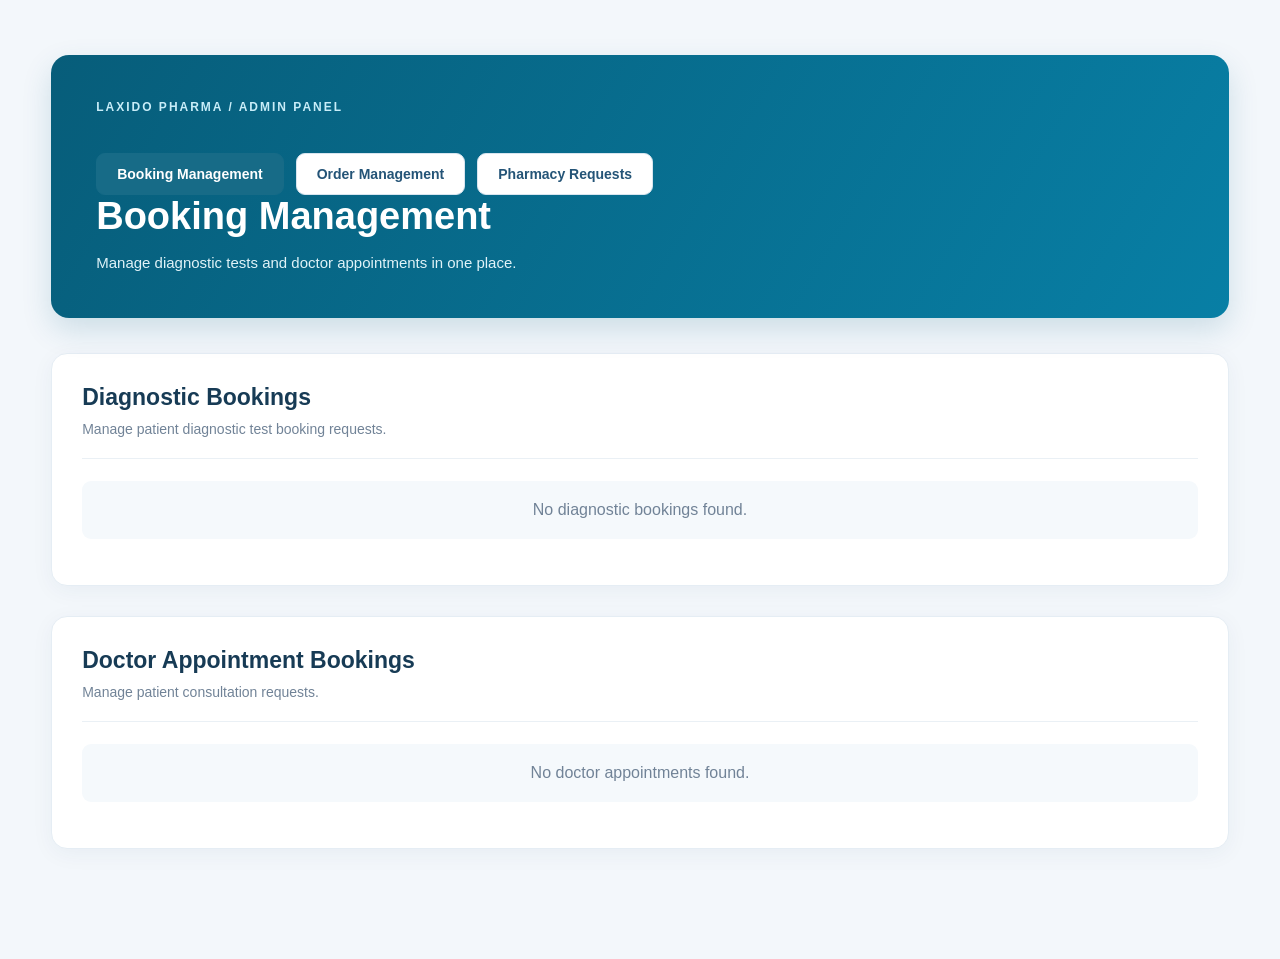
<file: pages/admin-bookings.html>
<!DOCTYPE html>
<html lang="en">
<head>
    <meta charset="UTF-8">
    <meta name="viewport" content="width=device-width, initial-scale=1.0">
    <title>Admin - Diagnostic Bookings | Laxido Pharma</title>
    <link rel="stylesheet" href="../css/admin-bookings.css">
</head>
<body>

    <main class="admin-bookings-page">
        <header class="admin-page-header">
            <span class="admin-eyebrow">LAXIDO PHARMA / ADMIN PANEL</span>
            <nav class="admin-navigation">
                <a href="admin-bookings.html" class="active">Booking Management</a>
                <a href="admin-orders.html">Order Management</a>
                <a href="admin-pharmacy.html">Pharmacy Requests</a>
            </nav>
            <h1>Booking Management</h1>
            <p>Manage diagnostic tests and doctor appointments in one place.</p>
        </header>

        <section class="admin-section admin-diagnostics">
            <div class="admin-section-heading">
                <h2>Diagnostic Bookings</h2>
                <p>Manage patient diagnostic test booking requests.</p>
            </div>
            <div id="adminBookingList">
                <p>Loading diagnostic bookings...</p>
            </div>
        </section>

        <section class="admin-section admin-appointments">
            <div class="admin-section-heading">
                <h2>Doctor Appointment Bookings</h2>
                <p>Manage patient consultation requests.</p>
            </div>
            <div id="adminAppointmentList">
                <p>Loading appointments...</p>
            </div>
        </section>
    </main>

    <script src="../js/admin-bookings.js"></script>
</body>
</html>
</file>
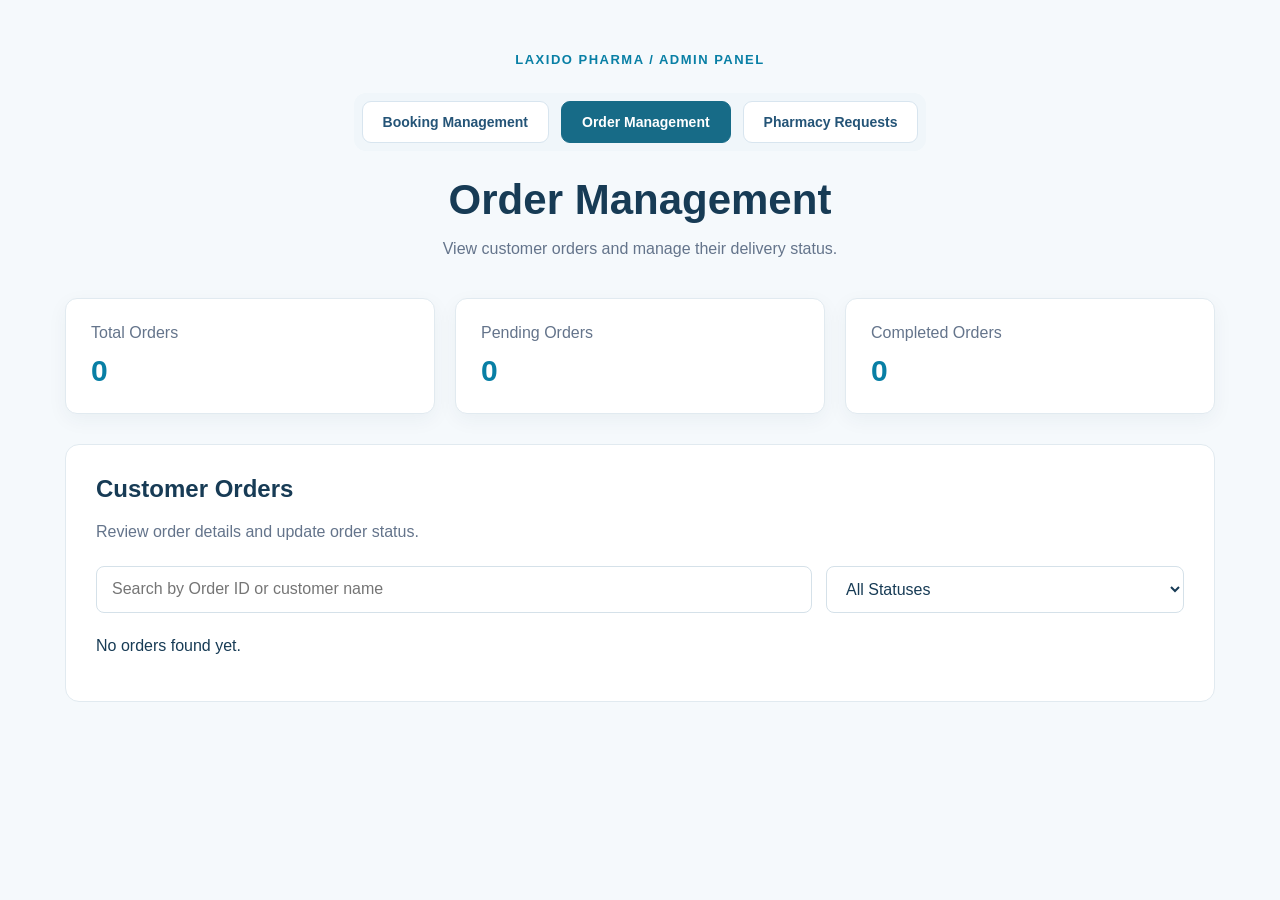
<file: pages/admin-orders.html>
<!DOCTYPE html>
<html lang="en">
<head>
    <meta charset="UTF-8">
    <meta name="viewport" content="width=device-width, initial-scale=1.0">
    <title>Admin Orders | Laxido Pharma</title>
    <link rel="stylesheet" href="../css/admin-orders.css">
</head>
<body>

<main class="admin-orders-page">
    <header class="admin-orders-header">
        <span>LAXIDO PHARMA / ADMIN PANEL</span>
        <nav class="admin-navigation">
            <a href="admin-bookings.html">Booking Management</a>
            <a href="admin-orders.html" class="active">Order Management</a>
            <a href="admin-pharmacy.html">Pharmacy Requests</a>
        </nav>
        <h1>Order Management</h1>
        <p>View customer orders and manage their delivery status.</p>
    </header>

    <section class="orders-overview">
        <article class="order-stat">
            <span>Total Orders</span>
            <strong id="totalOrders">0</strong>
        </article>
        <article class="order-stat">
            <span>Pending Orders</span>
            <strong id="pendingOrders">0</strong>
        </article>
        <article class="order-stat">
            <span>Completed Orders</span>
            <strong id="completedOrders">0</strong>
        </article>
    </section>

    <section class="admin-orders-list">
        <div class="orders-list-heading">
            <h2>Customer Orders</h2>
            <p>Review order details and update order status.</p>
        </div>

        <div class="orders-filters">
            <input
                type="search"
                id="orderSearch"
                placeholder="Search by Order ID or customer name"
            >

            <select id="orderStatusFilter">
                <option value="all">All Statuses</option>
                <option value="Placed">Placed</option>
                <option value="Pending">Pending</option>
                <option value="Confirmed">Confirmed</option>
                <option value="Delivered">Delivered</option>
                <option value="Cancelled">Cancelled</option>
            </select>
        </div>

        <div id="adminOrdersList">
            <p>Loading orders...</p>
        </div>
    </section>
</main>

<script src="../js/admin-orders.js"></script>
</body>
</html>
</file>
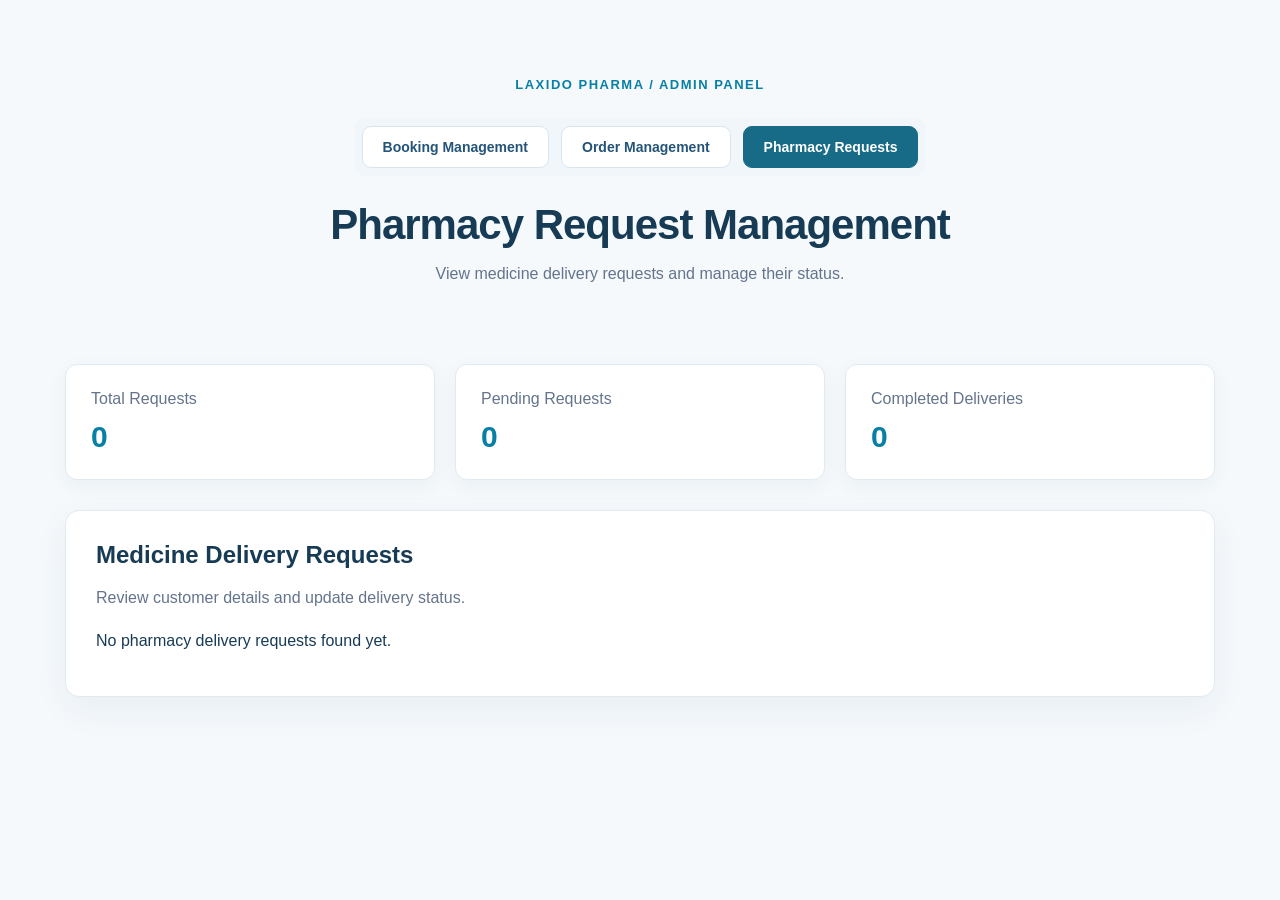
<file: pages/admin-pharmacy.html>
<!DOCTYPE html>
<html lang="en">
<head>
    <meta charset="UTF-8">
    <meta name="viewport" content="width=device-width, initial-scale=1.0">
    <title>Pharmacy Requests | Laxido Pharma</title>
    <link rel="stylesheet" href="../css/admin-orders.css">
    <link rel="stylesheet" href="../css/admin-pharmacy.css">
</head>
<body>

<main class="admin-orders-page">
    <header class="admin-orders-header">
        <span>LAXIDO PHARMA / ADMIN PANEL</span>
        <nav class="admin-navigation">
            <a href="admin-bookings.html">Booking Management</a>
            <a href="admin-orders.html">Order Management</a>
            <a href="admin-pharmacy.html" class="active">Pharmacy Requests</a>
        </nav>
        <h1>Pharmacy Request Management</h1>
        <p>View medicine delivery requests and manage their status.</p>
    </header>

    <section class="orders-overview">
        <article class="order-stat">
            <span>Total Requests</span>
            <strong id="totalRequests">0</strong>
        </article>
        <article class="order-stat">
            <span>Pending Requests</span>
            <strong id="pendingRequests">0</strong>
        </article>
        <article class="order-stat">
            <span>Completed Deliveries</span>
            <strong id="completedRequests">0</strong>
        </article>
    </section>

    <section class="admin-orders-list">
        <div class="orders-list-heading">
            <h2>Medicine Delivery Requests</h2>
            <p>Review customer details and update delivery status.</p>
        </div>

        <div id="adminPharmacyList">
            <p>Loading pharmacy requests...</p>
        </div>
    </section>
</main>

<script src="../js/admin-pharmacy.js"></script>
</body>
</html>
</file>
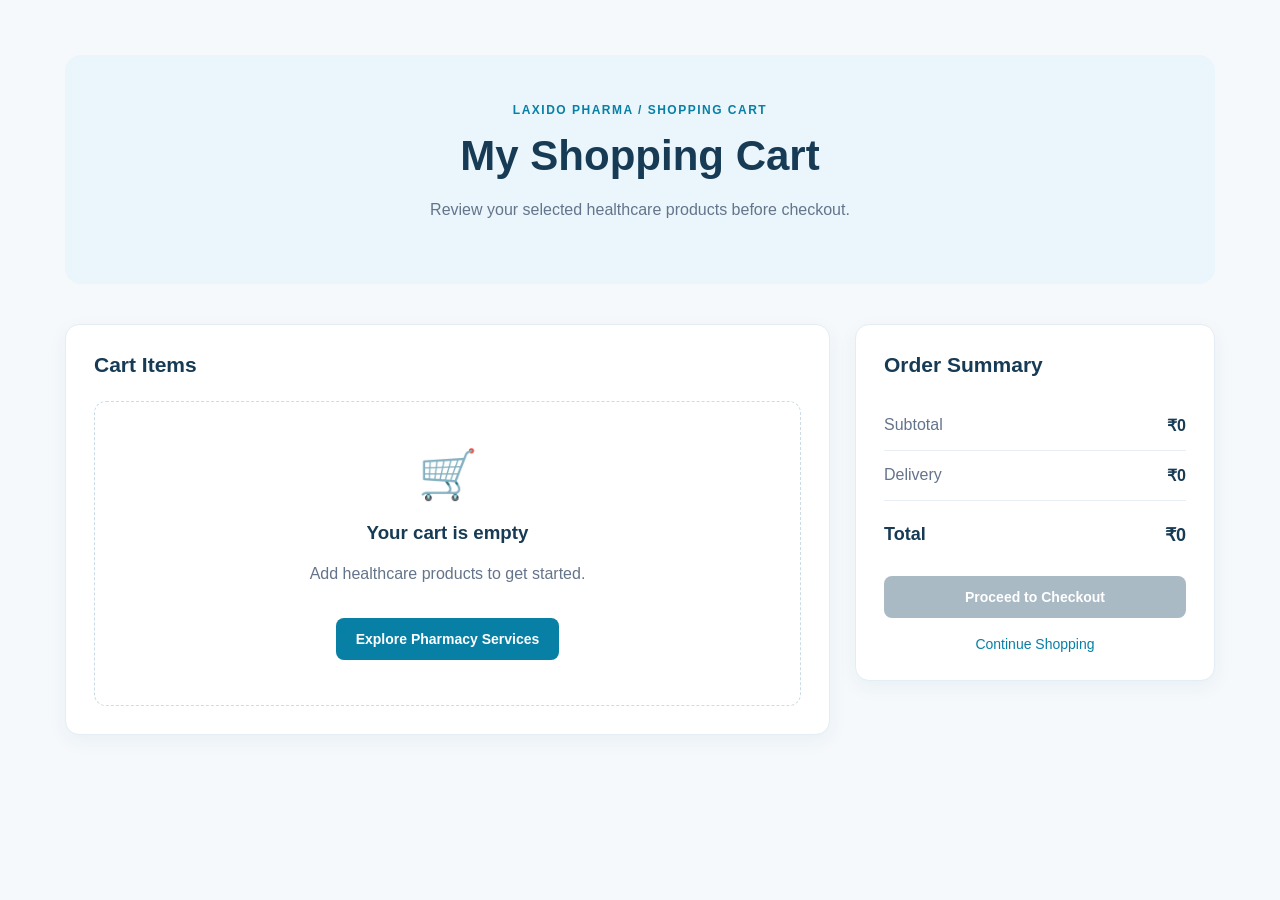
<file: pages/cart.html>
<!DOCTYPE html>
<html lang="en">
<head>
    <meta charset="UTF-8">
    <meta name="viewport" content="width=device-width, initial-scale=1.0">
    <title>My Cart | Laxido Pharmaceuticals</title>
    <link rel="stylesheet" href="../css/cart.css">
</head>
<body>

<main class="cart-page">

    <header class="cart-header">
        <span>LAXIDO PHARMA / SHOPPING CART</span>
        <h1>My Shopping Cart</h1>
        <p>Review your selected healthcare products before checkout.</p>
    </header>

    <div class="cart-layout">

        <section class="cart-items-section">
            <h2>Cart Items</h2>
            <div id="cartItems">
                <div class="empty-cart">
                    <div class="empty-cart-icon">🛒</div>
                    <h3>Your cart is empty</h3>
                    <p>Add healthcare products to get started.</p>
                    <a href="pharmacy-delivery.html">Explore Pharmacy Services</a>
                </div>
            </div>
        </section>

        <aside class="cart-summary">
            <h2>Order Summary</h2>

            <div class="summary-row">
                <span>Subtotal</span>
                <strong id="cartSubtotal">₹0</strong>
            </div>

            <div class="summary-row">
                <span>Delivery</span>
                <strong id="cartDelivery">₹0</strong>
            </div>

            <div class="summary-total">
                <span>Total</span>
                <strong id="cartTotal">₹0</strong>
            </div>

            <button id="checkoutButton" disabled>Proceed to Checkout</button>

            <a class="continue-shopping" href="pharmacy-delivery.html">
                Continue Shopping
            </a>
        </aside>

    </div>

</main>

<script src="../js/cart.js"></script>
</body>
</html>
</file>
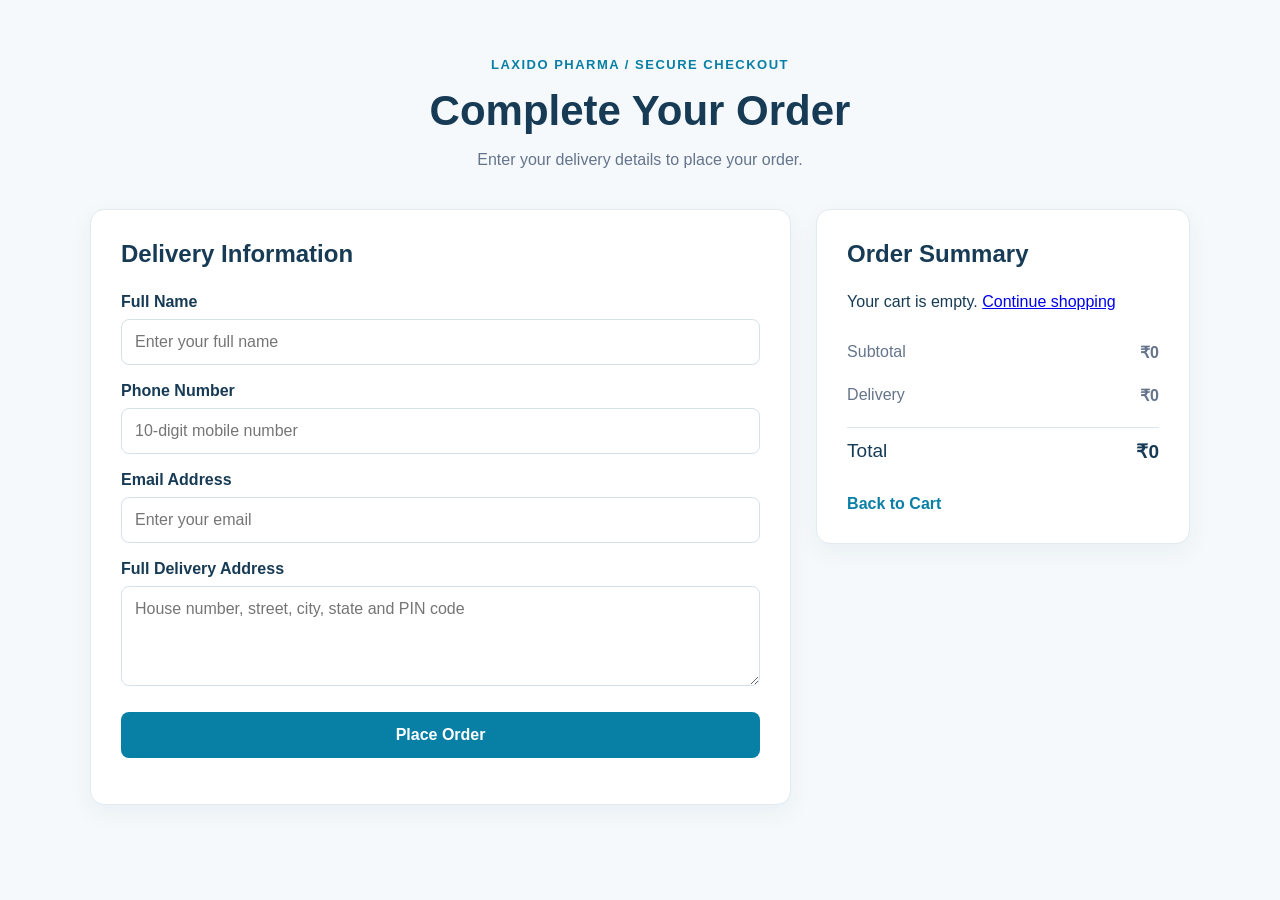
<file: pages/checkout.html>
<!DOCTYPE html>
<html lang="en">
<head>
    <meta charset="UTF-8">
    <meta name="viewport" content="width=device-width, initial-scale=1.0">
    <title>Checkout | Laxido Pharma</title>
    <link rel="stylesheet" href="../css/checkout.css">
</head>
<body>

<main class="checkout-page">
    <header class="checkout-header">
        <span>LAXIDO PHARMA / SECURE CHECKOUT</span>
        <h1>Complete Your Order</h1>
        <p>Enter your delivery details to place your order.</p>
    </header>

    <div class="checkout-layout">
        <section class="checkout-form-section">
            <h2>Delivery Information</h2>

            <form id="checkoutForm">
                <label for="customerName">Full Name</label>
                <input type="text" id="customerName" required placeholder="Enter your full name">

                <label for="customerPhone">Phone Number</label>
                <input type="tel" id="customerPhone" pattern="[0-9]{10}" maxlength="10" required placeholder="10-digit mobile number">

                <label for="customerEmail">Email Address</label>
                <input type="email" id="customerEmail" required placeholder="Enter your email">

                <label for="customerAddress">Full Delivery Address</label>
                <textarea id="customerAddress" rows="4" required placeholder="House number, street, city, state and PIN code"></textarea>

                <button type="submit">Place Order</button>
                <p id="checkoutMessage" role="status"></p>
            </form>
        </section>

        <aside class="checkout-summary">
            <h2>Order Summary</h2>
            <div id="checkoutItems"></div>

            <div class="checkout-total-row">
                <span>Subtotal</span>
                <strong id="checkoutSubtotal">₹0</strong>
            </div>
            <div class="checkout-total-row">
                <span>Delivery</span>
                <strong>₹0</strong>
            </div>
            <div class="checkout-total-row grand-total">
                <span>Total</span>
                <strong id="checkoutTotal">₹0</strong>
            </div>

            <a href="cart.html">Back to Cart</a>
        </aside>
    </div>
</main>

<script src="../js/checkout.js"></script>
</body>
</html>
</file>
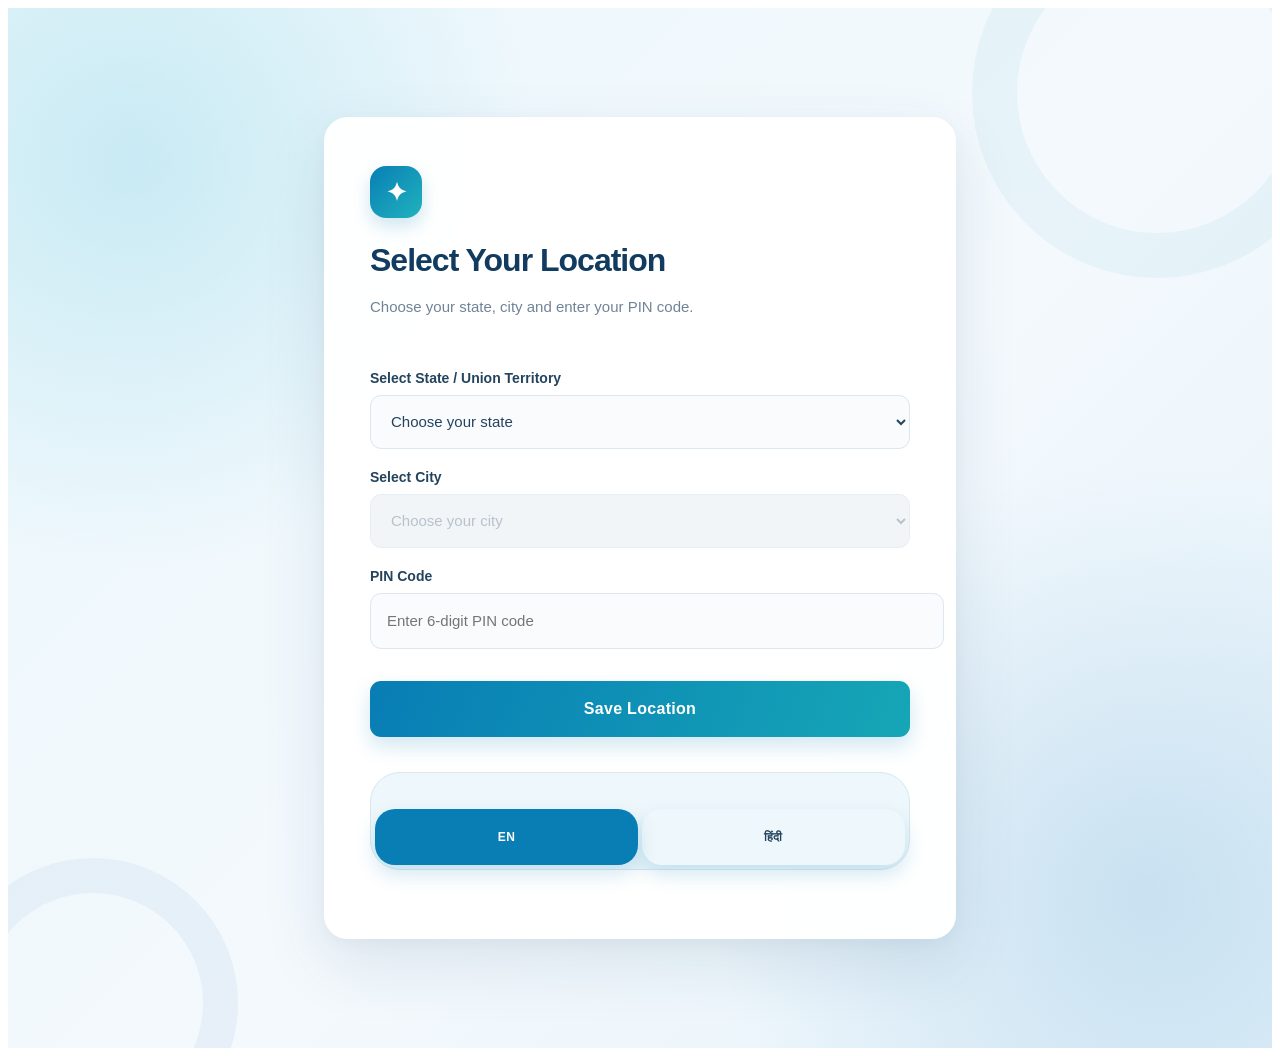
<file: pages/location.html>
<!DOCTYPE html>
<html lang="en">

<head>
    <meta charset="UTF-8">
    <meta name="viewport" content="width=device-width, initial-scale=1.0">
    <title>Select Location | Laxido Pharmaceuticals</title>
    <link rel="stylesheet" href="../css/custom.css">
</head>

<body>

    <main class="location-page">
        <div class="location-card">

            <h1>Select Your Location</h1>
            <p>Choose your state, city and enter your PIN code.</p>

            <form id="locationForm">

                <label for="state">Select State / Union Territory</label>

                <select id="state" name="state" required disabled>
                    <option value="">Loading states...</option>
                </select>

                <label for="city">Select City</label>

                <select id="city" name="city" required disabled>
                    <option value="">Choose your city</option>
                </select>

                <label for="pincode">PIN Code</label>

                <input
                    type="text"
                    id="pincode"
                    name="pincode"
                    placeholder="Enter 6-digit PIN code"
                    maxlength="6"
                    inputmode="numeric"
                    pattern="[0-9]{6}"
                    required
                >

                <button type="submit">Save Location</button>

                <p id="locationMessage" role="status"></p>

            </form>
        </div>
    </main>

    <script src="../js/custom.js"></script>

</body>
</html>
</file>
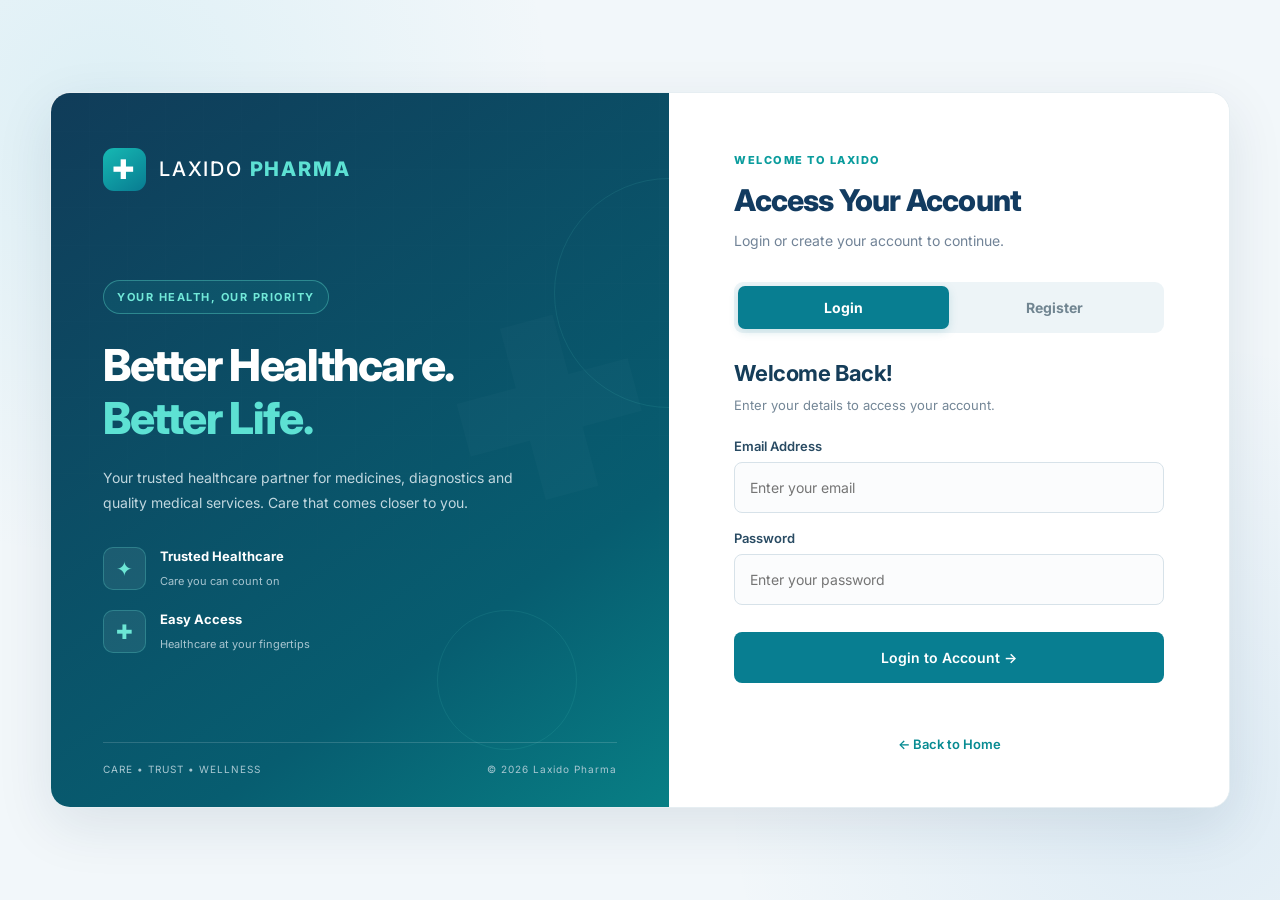
<file: pages/login.html>
<!DOCTYPE html>
<html lang="en">
<head>
    <meta charset="UTF-8">
    <meta name="viewport" content="width=device-width, initial-scale=1.0">
    <title>Login / Register | Laxido Pharma</title>
    <link rel="stylesheet" href="../css/login.css">
</head>
<body>

<main class="auth-page">

    <section class="auth-layout">

        <!-- LEFT BRANDING PANEL -->
        <aside class="auth-visual">

            <div class="visual-brand">
                <div class="brand-symbol">✚</div>
                <span>LAXIDO <strong>PHARMA</strong></span>
            </div>

            <div class="visual-content">
                <span class="visual-tag">YOUR HEALTH, OUR PRIORITY</span>

                <h1>
                    Better Healthcare.
                    <span>Better Life.</span>
                </h1>

                <p>
                    Your trusted healthcare partner for medicines,
                    diagnostics and quality medical services.
                    Care that comes closer to you.
                </p>

                <div class="visual-features">
                    <div class="visual-feature">
                        <span>✦</span>
                        <div>
                            <strong>Trusted Healthcare</strong>
                            <small>Care you can count on</small>
                        </div>
                    </div>

                    <div class="visual-feature">
                        <span>✚</span>
                        <div>
                            <strong>Easy Access</strong>
                            <small>Healthcare at your fingertips</small>
                        </div>
                    </div>
                </div>
            </div>

            <div class="visual-footer">
                <span>CARE • TRUST • WELLNESS</span>
                <span>© 2026 Laxido Pharma</span>
            </div>

            <div class="visual-orb orb-one"></div>
            <div class="visual-orb orb-two"></div>

        </aside>

        <!-- RIGHT LOGIN PANEL -->
        <section class="auth-card">

            <div class="auth-heading">
                <span class="form-tag">WELCOME TO LAXIDO</span>
                <h2>Access Your Account</h2>
                <p>Login or create your account to continue.</p>
            </div>

            <div class="auth-tabs">
                <button type="button" class="auth-tab active" id="loginTab">
                    Login
                </button>
                <button type="button" class="auth-tab" id="registerTab">
                    Register
                </button>
            </div>

            <form id="loginForm" class="auth-form">
                <h3>Welcome Back!</h3>
                <p>Enter your details to access your account.</p>

                <label>Email Address</label>
                <input type="email" id="loginEmail"
                    placeholder="Enter your email" required>

                <label>Password</label>
                <input type="password" id="loginPassword"
                    placeholder="Enter your password" required>

                <button type="submit" class="auth-submit">
                    Login to Account →
                </button>
            </form>

            <form id="registerForm" class="auth-form hidden">
                <h3>Create Your Account</h3>
                <p>Join Laxido Pharma for better healthcare access.</p>

                <label>Full Name</label>
                <input type="text" id="registerName"
                    placeholder="Enter your full name" required>

                <label>Email Address</label>
                <input type="email" id="registerEmail"
                    placeholder="Enter your email" required>

                <label>Phone Number</label>
                <input type="tel" id="registerPhone"
                    placeholder="Enter 10-digit phone number"
                    pattern="[0-9]{10}" required>

                <label>Password</label>
                <input type="password" id="registerPassword"
                    placeholder="Create a password"
                    minlength="6" required>

                <button type="submit" class="auth-submit">
                    Create Account →
                </button>
            </form>

            <p id="authMessage" role="status"></p>

            <a href="../index.html" class="back-home">
                ← Back to Home
            </a>

        </section>

    </section>

</main>

<script src="../js/login.js"></script>
</body>
</html>
</file>
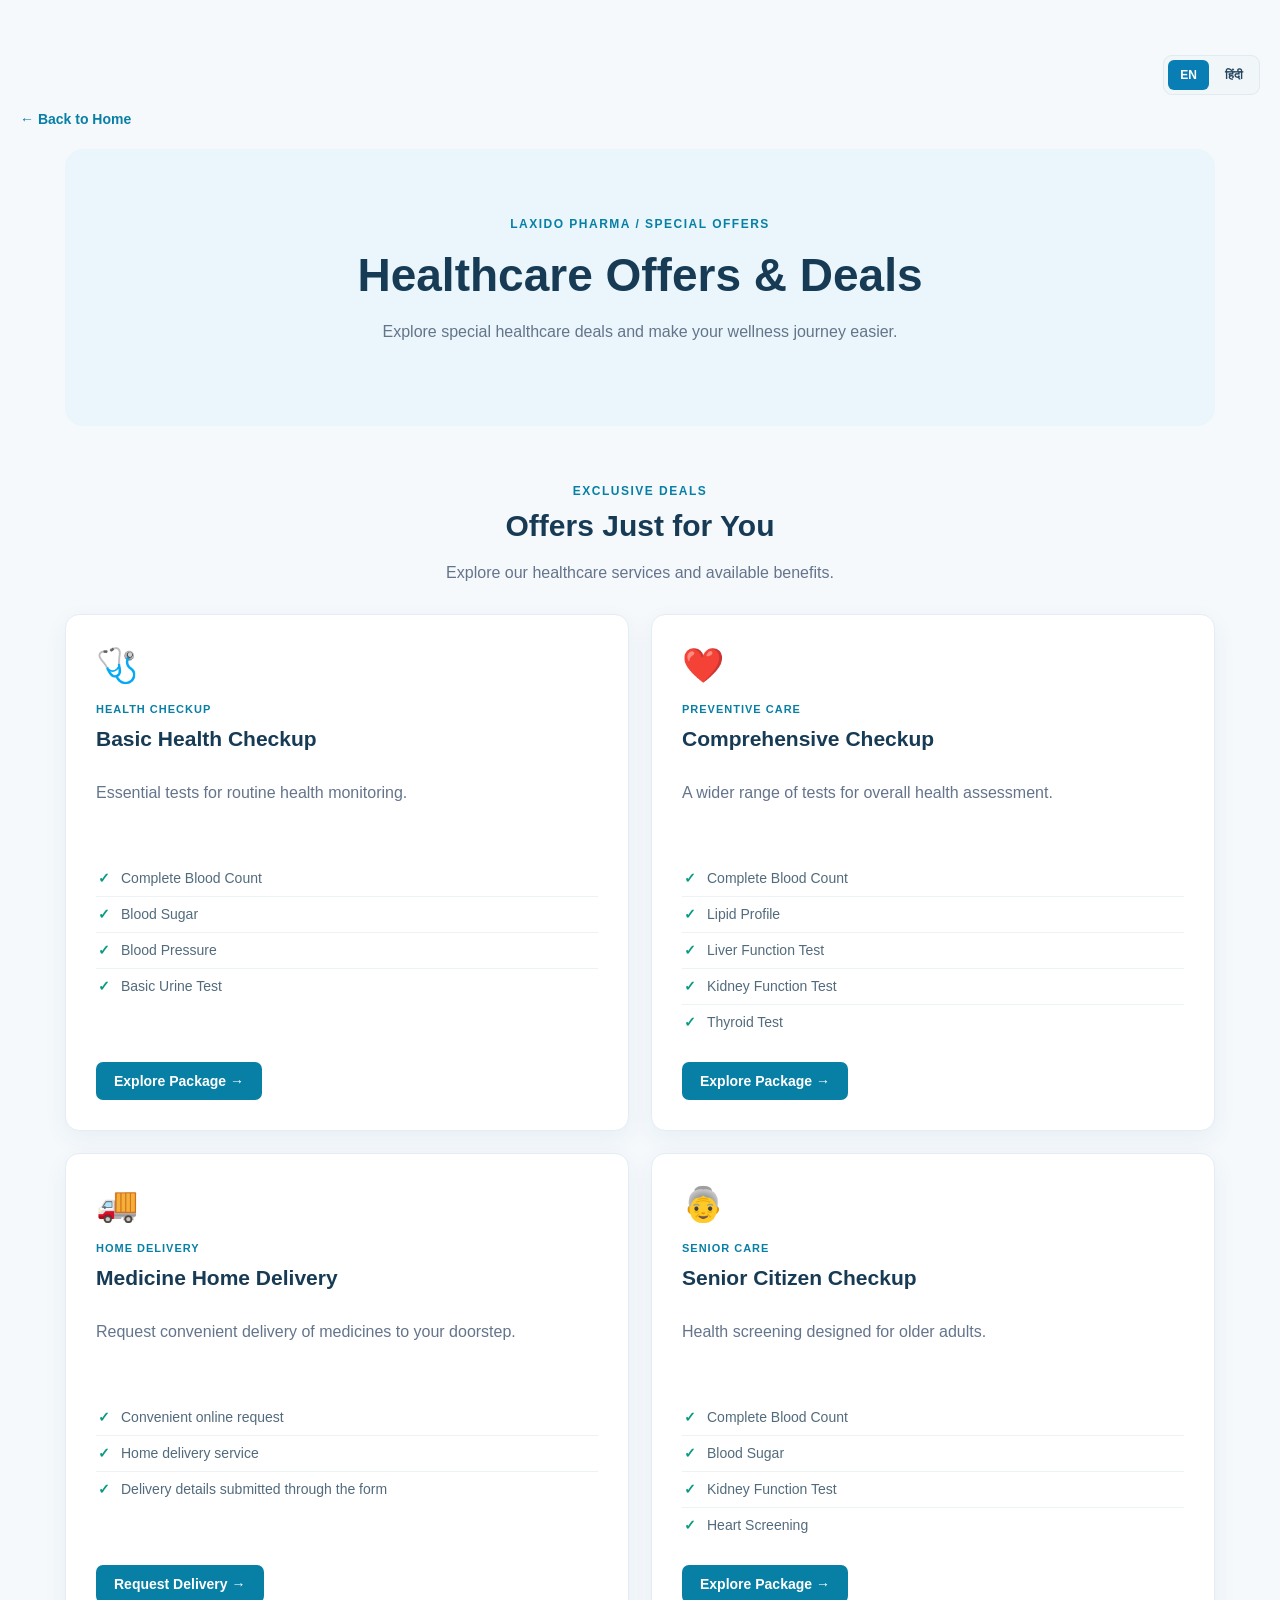
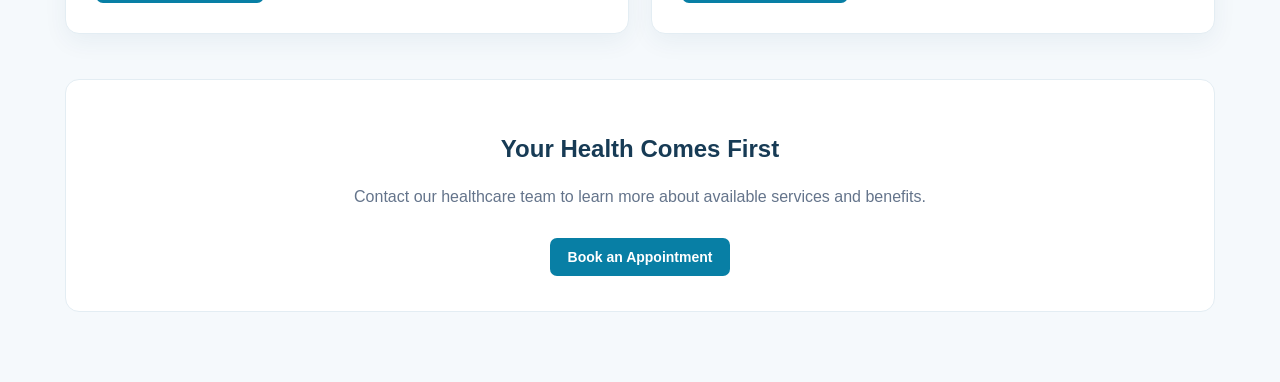
<file: pages/offers.html>
<!DOCTYPE html>
<html lang="en">
<head>
    <meta charset="UTF-8">
    <meta name="viewport" content="width=device-width, initial-scale=1.0">
    <title>Special Offers | Laxido Pharmaceuticals</title>
    <link rel="stylesheet" href="../css/offers.css">
</head>
<body>

    <main class="offers-page">
        <div class="offers-language-host nav-right-content"></div>
        <a href="../index.html" class="offers-home-link">← Back to Home</a>

        <section class="offers-hero">
            <span class="offers-eyebrow">LAXIDO PHARMA / SPECIAL OFFERS</span>
            <h1>Healthcare Offers & Deals</h1>
            <p>Explore special healthcare deals and make your wellness journey easier.</p>
        </section>

        <section class="offers-section">
            <div class="section-heading">
                <span>EXCLUSIVE DEALS</span>
                <h2>Offers Just for You</h2>
                <p>Explore our healthcare services and available benefits.</p>
            </div>

            <div class="offers-grid">

                <article class="offer-card">
                    <div class="offer-icon">🩺</div>
                    <span class="offer-tag">HEALTH CHECKUP</span>
                    <h3>Basic Health Checkup</h3>
                    <p>Essential tests for routine health monitoring.</p>
                    <ul><li>Complete Blood Count</li><li>Blood Sugar</li><li>Blood Pressure</li><li>Basic Urine Test</li></ul>
                    <a href="health-packages.html">Explore Package →</a>
                </article>

                <article class="offer-card">
                    <div class="offer-icon">❤️</div>
                    <span class="offer-tag">PREVENTIVE CARE</span>
                    <h3>Comprehensive Checkup</h3>
                    <p>A wider range of tests for overall health assessment.</p>
                    <ul><li>Complete Blood Count</li><li>Lipid Profile</li><li>Liver Function Test</li><li>Kidney Function Test</li><li>Thyroid Test</li></ul>
                    <a href="health-packages.html">Explore Package →</a>
                </article>

                <article class="offer-card">
                    <div class="offer-icon">🚚</div>
                    <span class="offer-tag">HOME DELIVERY</span>
                    <h3>Medicine Home Delivery</h3>
                    <p>Request convenient delivery of medicines to your doorstep.</p>
                    <ul><li>Convenient online request</li><li>Home delivery service</li><li>Delivery details submitted through the form</li></ul>
                    <a href="pharmacy-delivery.html">Request Delivery →</a>
                </article>

                <article class="offer-card">
                    <div class="offer-icon">👵</div>
                    <span class="offer-tag">SENIOR CARE</span>
                    <h3>Senior Citizen Checkup</h3>
                    <p>Health screening designed for older adults.</p>
                    <ul><li>Complete Blood Count</li><li>Blood Sugar</li><li>Kidney Function Test</li><li>Heart Screening</li></ul>
                    <a href="health-packages.html">Explore Package →</a>
                </article>

            </div>
        </section>

        <section class="offers-note">
            <h2>Your Health Comes First</h2>
            <p>Contact our healthcare team to learn more about available services and benefits.</p>
            <a href="doctors.html#appointment">Book an Appointment</a>
        </section>

    </main>

    <script src="../js/custom.js"></script>
</body>
</html>
</file>
<file: css/admin-bookings.css>
/* ===== LAXIDO ADMIN BOOKING DASHBOARD ===== */

* {
    box-sizing: border-box;
}

body {
    margin: 0;
    font-family: 'Inter', 'Segoe UI', Arial, sans-serif;
    background: #f3f7fb;
    color: #173b55;
}

.admin-bookings-page {
    width: min(1180px, 92%);
    margin: 0 auto;
    padding: 55px 0 80px;
}

/* Header */
.admin-page-header {
    position: relative;
    overflow: hidden;
    padding: 42px 45px;
    margin-bottom: 35px;
    border-radius: 18px;
    background: linear-gradient(120deg, #075d7a, #087fa5);
    color: #ffffff;
    box-shadow: 0 12px 30px rgba(7, 93, 122, .16);
}

.admin-eyebrow {
    display: inline-block;
    margin-bottom: 15px;
    font-size: 12px;
    font-weight: 700;
    letter-spacing: 2px;
    color: #c8edf8;
}

.admin-page-header h1 {
    margin: 0 0 12px;
    font-size: clamp(28px, 4vw, 38px);
    font-weight: 750;
}

.admin-page-header p {
    margin: 0;
    color: #e0f3f8;
    font-size: 15px;
    line-height: 1.7;
}

/* Booking sections */
.admin-section {
    margin-bottom: 30px;
    padding: 30px;
    border: 1px solid #e5edf4;
    border-radius: 16px;
    background: #ffffff;
    box-shadow: 0 5px 22px rgba(25, 65, 95, .05);
}

.admin-section-heading {
    margin-bottom: 22px;
    padding-bottom: 18px;
    border-bottom: 1px solid #eaf0f5;
}

.admin-section-heading h2 {
    margin: 0 0 7px;
    color: #173b55;
    font-size: 23px;
    font-weight: 700;
}

.admin-section-heading p {
    margin: 0;
    color: #718397;
    font-size: 14px;
    line-height: 1.6;
}

/* Individual booking cards */
.diagnostic-test-card {
    margin: 0 0 16px;
    padding: 23px 25px;
    border: 1px solid #e5edf4;
    border-left: 4px solid #087fa5;
    border-radius: 12px;
    background: #fbfdff;
    transition: transform .25s ease, box-shadow .25s ease;
    animation: adminCardEnter .5s ease both;
}

.diagnostic-test-card:hover {
    transform: translateY(-3px);
    box-shadow: 0 10px 25px rgba(23, 59, 85, .09);
}

.diagnostic-test-card h3 {
    margin: 0 0 17px;
    color: #087fa5;
    font-size: 19px;
    font-weight: 700;
}

.diagnostic-test-card p {
    display: inline-block;
    margin: 5px 22px 8px 0;
    color: #536b7e;
    font-size: 14px;
    line-height: 1.7;
    overflow-wrap: anywhere;
}

.diagnostic-test-card p:last-of-type {
    font-weight: 700;
    color: #173b55;
}

/* Action buttons */
.appointment-confirm-btn,
.appointment-cancel-btn {
    min-width: 105px;
    padding: 11px 18px;
    margin: 12px 9px 0 0;
    border: 1px solid transparent;
    border-radius: 8px;
    font-size: 14px;
    font-weight: 700;
    cursor: pointer;
    transition: all .25s ease;
}

.appointment-confirm-btn {
    background: #087fa5;
    color: #ffffff;
}

.appointment-confirm-btn:hover {
    background: #075d7a;
    box-shadow: 0 5px 14px rgba(8, 127, 165, .22);
    transform: translateY(-2px);
}

.appointment-cancel-btn {
    background: #fff0f0;
    color: #c62828;
    border-color: #ffd5d5;
}

.appointment-cancel-btn:hover {
    background: #c62828;
    color: #ffffff;
    transform: translateY(-2px);
}

.appointment-confirm-btn:disabled,
.appointment-cancel-btn:disabled {
    opacity: .55;
    cursor: not-allowed;
    transform: none;
    box-shadow: none;
}

/* Empty and loading messages */
.admin-section #adminBookingList > p,
.admin-section #adminAppointmentList > p {
    padding: 20px;
    border-radius: 9px;
    background: #f5f9fc;
    color: #718397;
    text-align: center;
}

/* Entrance animation */
@keyframes adminCardEnter {
    from {
        opacity: 0;
        transform: translateY(15px);
    }
    to {
        opacity: 1;
        transform: translateY(0);
    }
}

/* Responsive design */
@media (max-width: 650px) {
    .admin-bookings-page {
        width: 94%;
        padding: 25px 0 45px;
    }

    .admin-page-header {
        padding: 30px 23px;
        border-radius: 13px;
    }

    .admin-section {
        padding: 20px 15px;
        border-radius: 12px;
    }

    .admin-section-heading h2 {
        font-size: 20px;
    }

    .diagnostic-test-card {
        padding: 19px 16px;
    }

    .diagnostic-test-card p {
        display: block;
        margin: 7px 0;
    }

    .appointment-confirm-btn,
    .appointment-cancel-btn {
        min-width: 95px;
        padding: 10px 14px;
    }
}

@media (prefers-reduced-motion: reduce) {
    *,
    *::before,
    *::after {
        animation-duration: .01ms !important;
        transition-duration: .01ms !important;
    }
}

/* Booking details: vertical layout */
.diagnostic-test-card p {
    display: block;
    width: 100%;
    margin: 9px 0;
    line-height: 1.7;
    text-align: left;
}


/* Admin Navigation */
.admin-navigation {
    display: flex;
    flex-wrap: wrap;
    gap: 12px;
    margin-top: 24px;
}

.admin-navigation a {
    display: inline-block;
    padding: 12px 20px;
    border: 1px solid #d8e5ef;
    border-radius: 9px;
    background: #ffffff;
    color: #245477;
    text-decoration: none;
    font-size: 14px;
    font-weight: 600;
    transition: all 0.25s ease;
}

.admin-navigation a:hover,
.admin-navigation a.active {
    background: #176b87;
    color: #ffffff;
    border-color: #176b87;
}

@media (max-width: 600px) {
    .admin-navigation {
        gap: 8px;
    }

    .admin-navigation a {
        padding: 10px 13px;
        font-size: 12px;
    }
}
</file>
<file: css/admin-orders.css>
* {
    box-sizing: border-box;
}

body {
    margin: 0;
    font-family: Inter, Arial, sans-serif;
    background: #f5f9fc;
    color: #173b55;
}

.admin-orders-page {
    max-width: 1200px;
    margin: auto;
    padding: 50px 25px;
}

.admin-orders-header {
    text-align: center;
    margin-bottom: 40px;
}

.admin-orders-header span {
    color: #087fa5;
    font-size: 13px;
    font-weight: 700;
    letter-spacing: 1.5px;
}

.admin-orders-header h1 {
    font-size: clamp(30px, 5vw, 42px);
    margin: 14px 0;
}

.admin-orders-header p,
.orders-list-heading p {
    color: #64748b;
}

.orders-overview {
    display: grid;
    grid-template-columns: repeat(3, 1fr);
    gap: 20px;
    margin-bottom: 30px;
}

.order-stat {
    background: white;
    border: 1px solid #e1eaf0;
    border-radius: 12px;
    padding: 25px;
    box-shadow: 0 6px 20px rgba(23, 59, 85, .05);
}

.order-stat span {
    display: block;
    color: #64748b;
    margin-bottom: 12px;
}

.order-stat strong {
    font-size: 30px;
    color: #087fa5;
}

.admin-orders-list {
    background: white;
    border: 1px solid #e1eaf0;
    border-radius: 14px;
    padding: 30px;
}

.orders-list-heading {
    margin-bottom: 25px;
}

.orders-list-heading h2 {
    margin-top: 0;
}

.admin-order-card {
    border: 1px solid #e1eaf0;
    border-radius: 12px;
    padding: 22px;
    margin-bottom: 20px;
}

.admin-order-card h3 {
    margin-top: 0;
    color: #087fa5;
}

.admin-order-details {
    display: grid;
    grid-template-columns: repeat(2, minmax(0, 1fr));
    gap: 12px;
    margin: 18px 0;
}

.admin-order-details p {
    margin: 0;
    color: #475569;
    line-height: 1.6;
    overflow-wrap: anywhere;
}

.admin-order-items {
    background: #f5f9fc;
    padding: 15px;
    border-radius: 8px;
    margin: 15px 0;
}

.admin-order-total {
    font-size: 20px;
    font-weight: 700;
    color: #087fa5;
}

.admin-order-actions {
    display: flex;
    align-items: center;
    gap: 12px;
    flex-wrap: wrap;
    margin-top: 18px;
}

.admin-order-actions select {
    padding: 10px 12px;
    border: 1px solid #d5e1e9;
    border-radius: 7px;
    font: inherit;
}

.admin-order-actions button {
    padding: 10px 18px;
    background: #087fa5;
    color: white;
    border: none;
    border-radius: 7px;
    cursor: pointer;
    font-weight: 600;
}

.admin-order-actions button:hover {
    background: #075d7a;
}

@media (max-width: 700px) {
    .orders-overview {
        grid-template-columns: 1fr;
    }

    .admin-order-details {
        grid-template-columns: 1fr;
    }

    .admin-orders-page {
        padding: 30px 15px;
    }

    .admin-orders-list {
        padding: 20px;
    }
}


/* Admin Navigation */
.admin-navigation {
    display: flex;
    flex-wrap: wrap;
    gap: 12px;
    margin-top: 24px;
}

.admin-navigation a {
    display: inline-block;
    padding: 12px 20px;
    border: 1px solid #d8e5ef;
    border-radius: 9px;
    background: #ffffff;
    color: #245477;
    text-decoration: none;
    font-size: 14px;
    font-weight: 600;
    transition: all 0.25s ease;
}

.admin-navigation a:hover,
.admin-navigation a.active {
    background: #176b87;
    color: #ffffff;
    border-color: #176b87;
}

@media (max-width: 600px) {
    .admin-navigation {
        gap: 8px;
    }

    .admin-navigation a {
        padding: 10px 13px;
        font-size: 12px;
    }
}

/* Improved Admin Navigation Alignment */
.admin-orders-header .admin-navigation {
    justify-content: center;
    align-items: center;
    width: fit-content;
    max-width: 100%;
    margin: 25px auto;
    padding: 8px;
    background: #f0f6fa;
    border-radius: 12px;
}

.admin-orders-header .admin-navigation a {
    white-space: nowrap;
}

@media (max-width: 600px) {
    .admin-orders-header .admin-navigation {
        width: 100%;
    }

    .admin-orders-header .admin-navigation a {
        flex: 1;
        text-align: center;
        white-space: normal;
    }
}

/* Order Search and Status Filters */
.orders-filters {
    display: grid;
    grid-template-columns: 2fr 1fr;
    gap: 14px;
    margin-bottom: 24px;
}

.orders-filters input,
.orders-filters select {
    width: 100%;
    min-width: 0;
    padding: 13px 15px;
    border: 1px solid #d5e1e9;
    border-radius: 8px;
    background: #ffffff;
    color: #173b55;
    font: inherit;
    outline: none;
}

.orders-filters input:focus,
.orders-filters select:focus {
    border-color: #087fa5;
    box-shadow: 0 0 0 3px rgba(8, 127, 165, 0.1);
}

@media (max-width: 600px) {
    .orders-filters {
        grid-template-columns: 1fr;
    }
}
</file>
<file: css/admin-pharmacy.css>
/* ===== PHARMACY REQUEST MANAGEMENT ===== */

.admin-orders-page {
    animation: pharmacyAdminEnter .6s ease both;
}

.admin-orders-header {
    padding: 25px 0;
}

.admin-orders-header h1 {
    color: #173b55;
    letter-spacing: -1px;
}

.admin-orders-list {
    box-shadow: 0 12px 35px rgba(23, 59, 85, .06);
}

.admin-order-card {
    background: linear-gradient(145deg, #ffffff, #f9fcfe);
    border-radius: 15px;
    padding: 25px;
    transition: transform .25s ease, box-shadow .25s ease;
}

.admin-order-card:hover {
    transform: translateY(-4px);
    box-shadow: 0 10px 25px rgba(23, 59, 85, .08);
}

.admin-order-card h3 {
    padding-bottom: 15px;
    border-bottom: 1px solid #e7eef3;
}

.admin-order-details p {
    overflow-wrap: anywhere;
}

.admin-order-actions label {
    font-weight: 600;
}

.admin-order-actions select {
    min-width: 145px;
    background: #f8fbfd;
}

.admin-order-actions button {
    padding: 12px 20px;
    border-radius: 8px;
    transition: background .25s ease, transform .25s ease;
}

.admin-order-actions button:hover {
    transform: translateY(-2px);
}

@keyframes pharmacyAdminEnter {
    from {
        opacity: 0;
        transform: translateY(12px);
    }
    to {
        opacity: 1;
        transform: translateY(0);
    }
}

@media (max-width: 600px) {
    .admin-order-actions {
        align-items: stretch;
        flex-direction: column;
    }

    .admin-order-actions select,
    .admin-order-actions button {
        width: 100%;
    }
}
</file>
<file: css/cart.css>
* {
    box-sizing: border-box;
}

body {
    margin: 0;
    font-family: "Inter", "Segoe UI", Arial, sans-serif;
    color: #173b55;
    background: #f5f9fc;
}

.cart-page {
    min-height: 100vh;
    padding: 55px 20px;
}

.cart-header {
    max-width: 1150px;
    margin: 0 auto 40px;
    padding: 45px 25px;
    text-align: center;
    background: #eaf6fb;
    border-radius: 16px;
}

.cart-header span {
    color: #087fa5;
    font-size: 12px;
    font-weight: 700;
    letter-spacing: 1.5px;
}

.cart-header h1 {
    margin: 14px 0;
    font-size: clamp(30px, 5vw, 42px);
}

.cart-header p,
.empty-cart p {
    color: #64748b;
    line-height: 1.7;
}

.cart-layout {
    display: grid;
    grid-template-columns: minmax(0, 1.7fr) minmax(270px, .8fr);
    gap: 25px;
    max-width: 1150px;
    margin: auto;
    align-items: start;
}

.cart-items-section,
.cart-summary {
    padding: 28px;
    background: #fff;
    border: 1px solid #e3edf3;
    border-radius: 14px;
    box-shadow: 0 6px 20px rgba(23, 59, 85, .05);
}

.cart-items-section h2,
.cart-summary h2 {
    margin: 0 0 24px;
    font-size: 21px;
}

.empty-cart {
    padding: 45px 15px;
    text-align: center;
    border: 1px dashed #cbdce7;
    border-radius: 12px;
}

.empty-cart-icon {
    font-size: 48px;
}

.empty-cart h3 {
    margin-bottom: 8px;
}

.empty-cart a,
.cart-summary button {
    display: inline-block;
    margin-top: 15px;
    padding: 13px 20px;
    color: #fff;
    background: #087fa5;
    border: 0;
    border-radius: 8px;
    font-size: 14px;
    font-weight: 600;
    text-decoration: none;
    cursor: pointer;
}

.empty-cart a:hover,
.cart-summary button:not(:disabled):hover {
    background: #075d7a;
}

.summary-row,
.summary-total {
    display: flex;
    justify-content: space-between;
    gap: 12px;
    padding: 15px 0;
    border-bottom: 1px solid #e8eef3;
}

.summary-row span {
    color: #64748b;
}

.summary-total {
    margin-top: 8px;
    border: 0;
    font-size: 18px;
    font-weight: 700;
}

.cart-summary button {
    width: 100%;
}

.cart-summary button:disabled {
    background: #a9bac5;
    cursor: not-allowed;
}

.continue-shopping {
    display: block;
    margin-top: 18px;
    color: #087fa5;
    text-align: center;
    font-size: 14px;
    text-decoration: none;
}

@media (max-width: 750px) {
    .cart-page {
        padding: 25px 15px;
    }

    .cart-layout {
        grid-template-columns: 1fr;
    }

    .cart-header {
        padding: 35px 18px;
    }

    .cart-items-section,
    .cart-summary {
        padding: 22px;
    }
}

/* ===== CART ITEM STYLING ===== */

.cart-item {
    padding: 20px;
    margin-bottom: 16px;
    border: 1px solid #e3edf3;
    border-radius: 12px;
    background: #fff;
}

.cart-item h3 {
    margin: 0 0 8px;
    color: #173b55;
    font-size: 18px;
}

.cart-item p {
    color: #64748b;
    margin: 8px 0 14px;
}

.quantity-controls {
    display: flex;
    align-items: center;
    flex-wrap: wrap;
    gap: 12px;
}

.quantity-controls button {
    min-width: 34px;
    min-height: 34px;
    border: 1px solid #d5e5ed;
    border-radius: 7px;
    background: #f5f9fc;
    color: #087fa5;
    font-size: 17px;
    cursor: pointer;
}

.quantity-controls .remove-item {
    padding: 7px 12px;
    border-color: #f0d5d5;
    background: #fff5f5;
    color: #c03939;
    font-size: 13px;
}

.quantity-controls span {
    font-weight: 700;
}
</file>
<file: css/checkout.css>
* {
    box-sizing: border-box;
}

body {
    margin: 0;
    font-family: Inter, Arial, sans-serif;
    background: #f5f9fc;
    color: #173b55;
}

.checkout-page {
    max-width: 1150px;
    margin: auto;
    padding: 55px 25px;
}

.checkout-header {
    text-align: center;
    margin-bottom: 40px;
}

.checkout-header span {
    color: #087fa5;
    font-size: 13px;
    font-weight: 700;
    letter-spacing: 1.5px;
}

.checkout-header h1 {
    font-size: clamp(30px, 5vw, 42px);
    margin: 14px 0;
}

.checkout-header p {
    color: #64748b;
}

.checkout-layout {
    display: grid;
    grid-template-columns: minmax(0, 1.5fr) minmax(270px, .8fr);
    gap: 25px;
    align-items: start;
}

.checkout-form-section,
.checkout-summary {
    background: #fff;
    border: 1px solid #e1eaf0;
    border-radius: 14px;
    padding: 30px;
    box-shadow: 0 8px 25px rgba(23, 59, 85, .05);
}

.checkout-form-section h2,
.checkout-summary h2 {
    margin-top: 0;
    margin-bottom: 25px;
}

.checkout-form-section label {
    display: block;
    font-weight: 600;
    margin: 17px 0 8px;
}

.checkout-form-section input,
.checkout-form-section textarea {
    width: 100%;
    padding: 13px;
    border: 1px solid #d5e1e9;
    border-radius: 8px;
    font: inherit;
    outline: none;
}

.checkout-form-section input:focus,
.checkout-form-section textarea:focus {
    border-color: #087fa5;
    box-shadow: 0 0 0 3px rgba(8, 127, 165, .1);
}

.checkout-form-section textarea {
    resize: vertical;
}

.checkout-form-section button {
    width: 100%;
    margin-top: 22px;
    padding: 14px;
    background: #087fa5;
    color: white;
    border: none;
    border-radius: 8px;
    font-size: 16px;
    font-weight: 600;
    cursor: pointer;
}

.checkout-form-section button:hover {
    background: #075d7a;
}

.checkout-summary #checkoutItems {
    margin-bottom: 20px;
}

.checkout-item {
    display: flex;
    justify-content: space-between;
    gap: 12px;
    padding: 12px 0;
    border-bottom: 1px solid #e8eef2;
}

.checkout-total-row {
    display: flex;
    justify-content: space-between;
    padding: 12px 0;
    color: #64748b;
}

.grand-total {
    border-top: 1px solid #dce6ed;
    margin-top: 10px;
    color: #173b55;
    font-size: 19px;
}

.checkout-summary > a {
    display: inline-block;
    margin-top: 20px;
    color: #087fa5;
    text-decoration: none;
    font-weight: 600;
}

#checkoutMessage {
    text-align: center;
    color: #087a50;
    font-weight: 600;
}

@media (max-width: 750px) {
    .checkout-layout {
        grid-template-columns: 1fr;
    }

    .checkout-page {
        padding: 35px 16px;
    }

    .checkout-form-section,
    .checkout-summary {
        padding: 22px;
    }
}
</file>
<file: css/custom.css>
/* =================================
   LAXIDO - LOCATION SELECTOR
================================= */

.location-page {
    min-height: 100vh;
    position: relative;
    overflow: hidden;
    display: flex;
    justify-content: center;
    align-items: center;
    padding: 70px 20px;
    background:
        radial-gradient(circle at 10% 15%, rgba(39, 173, 205, 0.18), transparent 28%),
        radial-gradient(circle at 90% 85%, rgba(24, 120, 190, 0.16), transparent 30%),
        linear-gradient(135deg, #eaf7fc, #f4f9fd 55%, #e6f3fa);
    font-family: "Inter", "Segoe UI", Arial, sans-serif;
}

.location-page::before,
.location-page::after {
    content: "";
    position: absolute;
    border-radius: 50%;
    pointer-events: none;
}

.location-page::before {
    width: 280px;
    height: 280px;
    top: -100px;
    right: -70px;
    border: 45px solid rgba(19, 145, 183, 0.06);
}

.location-page::after {
    width: 220px;
    height: 220px;
    bottom: -100px;
    left: -60px;
    border: 35px solid rgba(19, 100, 170, 0.06);
}

/* Main Card */

.location-card {
    position: relative;
    z-index: 1;
    width: 100%;
    max-width: 540px;
    padding: 48px 45px;
    background: rgba(255, 255, 255, 0.96);
    border: 1px solid rgba(255, 255, 255, 0.9);
    border-radius: 24px;
    box-shadow:
        0 25px 65px rgba(24, 73, 110, 0.11),
        0 5px 15px rgba(24, 73, 110, 0.04);
}

/* Heading */

.location-card h1 {
    margin: 0 0 12px;
    color: #123b60;
    font-size: 32px;
    font-weight: 750;
    letter-spacing: -1px;
    line-height: 1.3;
}

.location-card h1::before {
    content: "✦";
    display: flex;
    align-items: center;
    justify-content: center;
    width: 52px;
    height: 52px;
    margin-bottom: 22px;
    border-radius: 16px;
    background: linear-gradient(135deg, #087eb5, #21b3bd);
    color: white;
    font-size: 25px;
    box-shadow: 0 8px 18px rgba(8, 126, 181, 0.2);
}

.location-card > p {
    margin: 0 0 30px;
    color: #718397;
    font-size: 15px;
    line-height: 1.7;
}

/* Form */

#locationForm {
    display: flex;
    flex-direction: column;
}

/* Labels */

.location-card label {
    display: block;
    margin: 20px 0 9px;
    color: #24445e;
    font-size: 14px;
    font-weight: 700;
}

/* Input and Select */

.location-card select,
.location-card input {
    width: 100%;
    height: 54px;
    padding: 0 16px;
    border: 1px solid #dce7ef;
    border-radius: 11px;
    outline: none;
    background: #f9fbfd;
    color: #24445e;
    font-family: inherit;
    font-size: 15px;
    transition: all 0.25s ease;
}

.location-card select {
    cursor: pointer;
}

.location-card select:hover,
.location-card input:hover {
    border-color: #9bcbdc;
}

.location-card select:focus,
.location-card input:focus {
    border-color: #0789bd;
    background: #ffffff;
    box-shadow: 0 0 0 4px rgba(8, 137, 189, 0.10);
}

.location-card select:disabled {
    background: #edf2f6;
    color: #9aa9b7;
    cursor: not-allowed;
}

/* Save Button */

.location-card button {
    width: 100%;
    height: 56px;
    margin-top: 32px;
    border: none;
    border-radius: 11px;
    background: linear-gradient(110deg, #087db5, #16a6b6);
    color: #ffffff;
    font-family: inherit;
    font-size: 16px;
    font-weight: 700;
    letter-spacing: 0.3px;
    cursor: pointer;
    box-shadow: 0 9px 20px rgba(8, 125, 181, 0.19);
    transition: all 0.25s ease;
}

.location-card button:hover {
    background: linear-gradient(110deg, #066a9b, #0b899e);
    box-shadow: 0 12px 25px rgba(8, 125, 181, 0.26);
    transform: translateY(-2px);
}

.location-card button:active {
    transform: translateY(0);
}

/* Success / Error Message */

#locationMessage {
    min-height: 20px;
    margin: 15px 0 0;
    font-size: 14px;
    font-weight: 600;
}

/* Responsive */

@media (max-width: 600px) {
    .location-page {
        padding: 30px 16px;
    }

    .location-card {
        padding: 32px 23px;
        border-radius: 19px;
    }

    .location-card h1 {
        font-size: 27px;
    }
}

@media (max-width: 360px) {
    .location-card {
        padding: 25px 18px;
    }
}



/* Language Switcher */

.language-switch {
    display: flex;
    align-items: center;
    gap: 4px;
    padding: 4px;
    background: #eef7fb;
    border: 1px solid #d8e8ef;
    border-radius: 30px;
    flex-shrink: 0;
}

.language-switch button {
    border: none;
    border-radius: 20px;
    padding: 7px 11px;
    background: transparent;
    color: #24445e;
    font-size: 12px;
    font-weight: 700;
    cursor: pointer;
}

.language-switch button.active {
    background: #087eb5;
    color: #ffffff;
}

.location-card .language-switch {
    justify-content: flex-end;
    margin-bottom: 20px;
}

@media (max-width: 600px) {
    .language-switch button {
        padding: 6px 9px;
        font-size: 11px;
    }
}


/* Homepage Doctors Navigation Link */

.home-doctors-nav-item {
    display: flex;
    align-items: center;
    list-style: none;
}

.home-doctors-nav-link {
    display: inline-flex;
    align-items: center;
    padding: 10px 14px;
    color: #252B61;
    text-decoration: none;
    font-size: 14px;
    font-weight: 650;
    border-radius: 8px;
    transition: all 0.25s ease;
}

.home-doctors-nav-link:hover {
    color: #087eb5;
    background: #eaf7fb;
}

@media (max-width: 767px) {
    .home-doctors-nav-item {
        margin-top: 8px;
    }
}

/* Homepage Treatment Book Now Buttons */

a.button-wrapper {
    width: 145px !important;
    height: 46px !important;
    display: inline-flex !important;
    align-items: center !important;
    justify-content: center !important;
    gap: 10px;
    padding: 0 14px;
    border-radius: 8px;
    background: linear-gradient(110deg, #087eb5, #16a6b6);
    text-decoration: none !important;
    overflow: visible !important;
    transition: all 0.3s ease;
}

a.button-wrapper .button-text {
    width: auto !important;
    height: auto !important;
    display: block !important;
    position: static !important;
    transform: none !important;
    color: #ffffff !important;
    font-size: 14px;
    font-weight: 700;
    white-space: nowrap;
}

a.button-wrapper .button-arrow {
    width: 16px !important;
    height: 16px !important;
    display: block !important;
    position: static !important;
}

a.button-wrapper:hover {
    background: linear-gradient(110deg, #066a9b, #0b899e);
    transform: translateY(-2px);
}


/* Admin Bookings shortcut */
.admin-shortcut {
    text-align: right;
    padding: 12px 5%;
    background: #f5f8fc;
}

.admin-shortcut a {
    display: inline-block;
    padding: 10px 18px;
    background: #1769aa;
    color: #ffffff;
    text-decoration: none;
    border-radius: 6px;
    font-weight: 600;
}

.admin-shortcut a:hover {
    background: #10558c;
}

/* Make Admin Bookings shortcut visible */
.admin-shortcut {
    display: block !important;
    position: fixed;
    top: 100px;
    right: 20px;
    z-index: 99999;
    padding: 10px;
    background: #ffffff;
    border-radius: 8px;
    box-shadow: 0 3px 12px rgba(0,0,0,0.15);
}

.admin-shortcut a {
    display: inline-block;
    background: #1769aa;
    color: #ffffff !important;
    padding: 12px 18px;
    border-radius: 6px;
    text-decoration: none !important;
    font-weight: 600;
}

/* LIVE CART COUNTER */
.nav-right-link {
    position: relative;
}

.cart-count {
    display: none;
    align-items: center;
    justify-content: center;
    min-width: 19px;
    height: 19px;
    padding: 0 5px;
    margin-left: 6px;
    border-radius: 50px;
    background: #e53935;
    color: #ffffff;
    font-size: 11px;
    font-weight: 700;
    line-height: 1;
}


/* HOMEPAGE BANNER - MOBILE RESPONSIVE FIX */
@media screen and (max-width: 479px) {
    .banner-test-item-wrap {
        flex-wrap: wrap;
        justify-content: center;
        gap: 12px 18px;
        margin-bottom: 32px;
    }

    .banner-test-item.ml-10 {
        margin-left: 0;
    }

    .banner-test-item-title {
        font-size: 18px;
    }
}

/* MOBILE BANNER HEADING FIX */
@media screen and (max-width: 479px) {
    .banner-title {
        font-size: 42px;
        line-height: 1.15;
    }
}

/* Homepage doctor cards - consistent image size */
.doctor-tab-thumbnail-wrap {
    height: 260px;
    overflow: hidden;
    border-radius: 22px;
}

.doctor-tab-thumbnail-wrap .doctor-image {
    width: 100%;
    height: 100%;
    object-fit: cover;
    display: block;
}

/* Keep doctor faces visible */
.doctor-tab-thumbnail-wrap .doctor-image {
    object-position: center 20%;
}

/* Keep doctor faces visible */
.doctor-tab-thumbnail-wrap .doctor-image {
    object-position: center 20%;
}
</file>
<file: css/login.css>
@import url('https://fonts.googleapis.com/css2?family=Inter:wght@400;500;600;700;800&display=swap');

* {
    margin: 0;
    padding: 0;
    box-sizing: border-box;
}

body {
    font-family: 'Inter', sans-serif;
    background: #eef3f7;
    color: #19344a;
}

.auth-page {
    min-height: 100vh;
    display: flex;
    justify-content: center;
    align-items: center;
    padding: 35px;
    overflow: hidden;
    background:
        radial-gradient(circle at 10% 10%, #d9f1f1, transparent 35%),
        radial-gradient(circle at 90% 90%, #dce5fa, transparent 35%),
        #f4f7fa;
}

.auth-layout {
    display: grid;
    grid-template-columns: 1.05fr 0.95fr;
    width: 100%;
    max-width: 1320px;
    min-height: 780px;
    background: #fff;
    border-radius: 24px;
    overflow: hidden;
    box-shadow: 0 25px 80px rgba(21, 52, 75, .13);
    animation: layoutEnter .8s ease both;
}

@keyframes layoutEnter {
    from {
        opacity: 0;
        transform: translateY(25px);
    }
    to {
        opacity: 1;
        transform: translateY(0);
    }
}

/* LEFT PANEL */

.auth-visual {
    position: relative;
    display: flex;
    flex-direction: column;
    justify-content: space-between;
    padding: 60px 60px 38px;
    overflow: hidden;
    isolation: isolate;
    color: #fff;
    background: linear-gradient(145deg, #092c43, #07566a 65%, #087f85);
}

.auth-visual::before {
    content: "";
    position: absolute;
    inset: 0;
    z-index: -1;
    opacity: .13;
    background-image:
        linear-gradient(rgba(255,255,255,.15) 1px, transparent 1px),
        linear-gradient(90deg, rgba(255,255,255,.15) 1px, transparent 1px);
    background-size: 38px 38px;
    mask-image: linear-gradient(to bottom, black, transparent);
}

.auth-visual::after {
    content: "✚";
    position: absolute;
    right: 28px;
    top: 180px;
    font-size: 280px;
    font-weight: 800;
    color: rgba(255,255,255,.035);
    transform: rotate(-15deg);
    pointer-events: none;
}

/* BRAND */

.visual-brand {
    display: flex;
    align-items: center;
    gap: 13px;
    position: relative;
    z-index: 2;
    letter-spacing: 1.8px;
    font-size: 20px;
    font-weight: 500;
}

.visual-brand strong {
    color: #5de1d3;
    font-weight: 800;
}

.brand-symbol {
    width: 43px;
    height: 43px;
    display: grid;
    place-items: center;
    border-radius: 13px;
    color: #fff;
    font-size: 27px;
    background: linear-gradient(145deg, #16b9b3, #087b91);
    box-shadow: 0 8px 25px rgba(31, 209, 194, .25);
    animation: symbolGlow 3s ease-in-out infinite alternate;
}

@keyframes symbolGlow {
    to {
        box-shadow: 0 0 25px rgba(68, 237, 216, .6);
        transform: translateY(-3px);
    }
}

/* CONTENT */

.visual-content {
    position: relative;
    z-index: 2;
    margin-top: 55px;
    margin-bottom: 45px;
    animation: contentEnter 1s ease .2s both;
}

@keyframes contentEnter {
    from {
        opacity: 0;
        transform: translateX(-20px);
    }
    to {
        opacity: 1;
        transform: translateX(0);
    }
}

.visual-tag {
    display: inline-block;
    padding: 9px 13px;
    border: 1px solid rgba(104, 235, 215, .35);
    border-radius: 30px;
    color: #72e9d9;
    background: rgba(35, 202, 185, .09);
    font-size: 10px;
    font-weight: 700;
    letter-spacing: 2px;
}

.visual-content h1 {
    margin-top: 25px;
    max-width: 440px;
    font-size: clamp(34px, 4vw, 48px);
    line-height: 1.19;
    letter-spacing: -1.8px;
    font-weight: 800;
}

.visual-content h1 span {
    display: block;
    color: #5de1d3;
}

.visual-content > p {
    max-width: 410px;
    margin-top: 19px;
    color: #c1d7df;
    font-size: 14px;
    line-height: 1.9;
}

/* FEATURE ITEMS */

.visual-features {
    display: grid;
    gap: 17px;
    margin-top: 36px;
}

.visual-feature {
    display: flex;
    align-items: center;
    gap: 15px;
    transition: transform .3s ease;
}

.visual-feature:hover {
    transform: translateX(8px);
}

.visual-feature > span {
    width: 43px;
    height: 43px;
    display: grid;
    place-items: center;
    border: 1px solid rgba(103, 231, 216, .25);
    border-radius: 12px;
    color: #6ce6d5;
    background: rgba(255,255,255,.08);
    font-size: 20px;
}

.visual-feature strong {
    display: block;
    font-size: 13px;
    margin-bottom: 5px;
}

.visual-feature small {
    color: #a8c5d0;
    font-size: 11px;
}

/* FOOTER */

.visual-footer {
    display: flex;
    justify-content: space-between;
    gap: 10px;
    position: relative;
    z-index: 2;
    padding-top: 20px;
    border-top: 1px solid rgba(255,255,255,.15);
    color: #a9c8d2;
    font-size: 9px;
    letter-spacing: 1.3px;
}

/* FLOATING GLOW CIRCLES */

.visual-orb {
    position: absolute;
    border-radius: 50%;
    pointer-events: none;
    border: 1px solid rgba(102, 230, 216, .18);
    animation: orbFloat 7s ease-in-out infinite alternate;
}

.orb-one {
    width: 230px;
    height: 230px;
    top: 12%;
    right: -115px;
    box-shadow: 0 0 55px rgba(52, 222, 204, .13);
}

.orb-two {
    width: 140px;
    height: 140px;
    bottom: 8%;
    right: 15%;
    animation-delay: 2s;
    box-shadow: 0 0 45px rgba(52, 222, 204, .13);
}

@keyframes orbFloat {
    to {
        transform: translateY(-22px) scale(1.08);
    }
}

/* RIGHT PANEL */

.auth-card {
    display: flex;
    flex-direction: column;
    justify-content: center;
    padding: 60px 75px;
    background: #fff;
}

.auth-heading {
    margin-bottom: 28px;
}

.form-tag {
    color: #0a9c9d;
    font-size: 10px;
    font-weight: 800;
    letter-spacing: 2px;
}

.auth-heading h2 {
    margin-top: 12px;
    color: #15384d;
    font-size: 29px;
    font-weight: 800;
    letter-spacing: -.8px;
}

.auth-heading p {
    margin-top: 9px;
    color: #82939f;
    font-size: 13px;
}

/* TABS */

.auth-tabs {
    display: flex;
    padding: 5px;
    margin-bottom: 27px;
    background: #f0f5f7;
    border-radius: 10px;
}

.auth-tab {
    flex: 1;
    padding: 12px;
    border: none;
    border-radius: 8px;
    background: transparent;
    color: #718591;
    font-size: 13px;
    font-weight: 700;
    cursor: pointer;
    transition: all .3s ease;
}

.auth-tab:hover {
    color: #078b92;
    background: #e2f2f2;
}

.auth-tab.active {
    color: #fff;
    background: linear-gradient(110deg, #07566a, #0b9e9b);
    box-shadow: 0 5px 14px rgba(8, 127, 135, .2);
}

/* FORMS */

.auth-form {
    animation: formEnter .4s ease both;
}

@keyframes formEnter {
    from {
        opacity: 0;
        transform: translateY(10px);
    }
    to {
        opacity: 1;
        transform: translateY(0);
    }
}

.auth-form h3 {
    color: #173b50;
    font-size: 21px;
    font-weight: 750;
}

.auth-form > p {
    margin: 7px 0 19px;
    color: #8b9aa5;
    font-size: 12px;
    line-height: 1.6;
}

.auth-form label {
    display: block;
    margin: 15px 0 7px;
    color: #36566a;
    font-size: 12px;
    font-weight: 700;
}

.auth-form input {
    width: 100%;
    height: 47px;
    padding: 0 14px;
    border: 1px solid #dce6eb;
    border-radius: 8px;
    background: #f9fbfc;
    color: #193b50;
    font-family: inherit;
    font-size: 12px;
    outline: none;
    transition: all .3s ease;
}

.auth-form input:hover {
    border-color: #7bc8c7;
    background: #fff;
}

.auth-form input:focus {
    border-color: #079d9c;
    background: #fff;
    box-shadow: 0 0 0 4px rgba(7, 157, 156, .1);
}

/* BUTTON */

.auth-submit {
    position: relative;
    width: 100%;
    height: 49px;
    margin-top: 24px;
    border: none;
    border-radius: 8px;
    overflow: hidden;
    color: #fff;
    background: linear-gradient(110deg, #07566a, #079d9c);
    font-family: inherit;
    font-size: 13px;
    font-weight: 700;
    cursor: pointer;
    transition: all .3s ease;
}

.auth-submit::before {
    content: "";
    position: absolute;
    top: 0;
    left: -120%;
    width: 60%;
    height: 100%;
    background: linear-gradient(100deg, transparent, rgba(255,255,255,.45), transparent);
    transform: skewX(-20deg);
}

.auth-submit:hover::before {
    animation: buttonShine .8s ease;
}

@keyframes buttonShine {
    to { left: 150%; }
}

.auth-submit:hover {
    transform: translateY(-3px);
    box-shadow: 0 10px 24px rgba(7, 125, 135, .25);
}

.auth-submit:active {
    transform: scale(.98);
}

/* MESSAGE */

#authMessage {
    min-height: 18px;
    margin-top: 13px;
    color: #078b82;
    text-align: center;
    font-size: 12px;
    font-weight: 600;
}

.back-home {
    display: block;
    width: fit-content;
    margin: 19px auto 0;
    color: #078b92;
    text-decoration: none;
    font-size: 12px;
    font-weight: 700;
    transition: .3s ease;
}

.back-home:hover {
    color: #064c62;
    transform: translateX(-4px);
}

.hidden {
    display: none;
}

/* RESPONSIVE */

@media (max-width: 850px) {
    .auth-page {
        padding: 20px;
    }

    .auth-layout {
        max-width: 560px;
        grid-template-columns: 1fr;
    }

    .auth-visual {
        min-height: 430px;
        padding: 32px;
    }

    .visual-content {
        margin: 35px 0;
    }

    .auth-card {
        padding: 40px 35px;
    }
}

@media (max-width: 480px) {
    .auth-page {
        padding: 12px;
    }

    .auth-layout {
        border-radius: 15px;
    }

    .auth-visual {
        min-height: 390px;
        padding: 25px 22px;
    }

    .visual-content h1 {
        font-size: 35px;
    }

    .visual-footer {
        font-size: 8px;
    }

    .auth-card {
        padding: 32px 22px;
    }

    .auth-heading h2 {
        font-size: 25px;
    }
}

@media (prefers-reduced-motion: reduce) {
    *, *::before, *::after {
        animation-duration: .01ms !important;
        transition-duration: .01ms !important;
    }
}

/* ===== PROFESSIONAL LAXIDO LOGIN REFINEMENT ===== */

/* Same typography used across the website */
body {
    font-family: "Inter", "Segoe UI", Arial, sans-serif;
    color: #19344a;
}

.auth-page {
    padding: 28px;
    background:
        radial-gradient(circle at 8% 12%, rgba(39, 173, 205, 0.10), transparent 32%),
        radial-gradient(circle at 92% 88%, rgba(24, 120, 190, 0.09), transparent 32%),
        #f2f7fa;
}

.auth-layout {
    max-width: 1180px;
    min-height: 700px;
    border: 1px solid #e6eef2;
    border-radius: 20px;
    box-shadow: 0 18px 55px rgba(21, 52, 75, 0.10);
    animation: none;
}

/* Elegant left branding panel */
.auth-visual {
    padding: 55px 52px 32px;
    background: linear-gradient(145deg, #103c59, #075d70 72%, #087f85);
}

.auth-visual::before {
    opacity: 0.07;
}

.auth-visual::after {
    font-size: 230px;
    opacity: 0.55;
}

.brand-symbol {
    border-radius: 11px;
    box-shadow: none;
    animation: none;
}

.visual-content {
    margin-top: 35px;
    margin-bottom: 35px;
    animation: none;
}

.visual-tag {
    font-size: 11px;
    letter-spacing: 1.5px;
}

.visual-content h1 {
    max-width: 460px;
    font-size: clamp(34px, 3.5vw, 44px);
    line-height: 1.22;
    letter-spacing: -1.4px;
}

.visual-content > p {
    font-size: 14px;
    line-height: 1.8;
}

.visual-features {
    gap: 20px;
    margin-top: 32px;
}

.visual-feature {
    gap: 14px;
}

.visual-feature > span {
    border-radius: 10px;
    background: rgba(255, 255, 255, 0.07);
}

.visual-feature:hover {
    transform: translateX(3px);
}

.visual-footer {
    font-size: 10px;
    letter-spacing: 1px;
}

.visual-orb {
    animation: none;
    box-shadow: none;
    opacity: 0.55;
}

/* Clean white login area */
.auth-card {
    padding: 55px 65px;
    background: #ffffff;
}

.auth-heading {
    margin-bottom: 30px;
}

.form-tag {
    font-size: 11px;
    letter-spacing: 1.5px;
}

.auth-heading h2 {
    margin-top: 13px;
    color: #123b60;
    font-size: 30px;
    line-height: 1.3;
    letter-spacing: -0.8px;
}

.auth-heading p {
    color: #718397;
    font-size: 14px;
    line-height: 1.7;
}

.auth-tabs {
    padding: 4px;
    background: #edf4f7;
    border-radius: 9px;
}

.auth-tab {
    padding: 13px;
    font-family: inherit;
    font-size: 14px;
    border-radius: 7px;
}

.auth-tab.active {
    background: #087e91;
    box-shadow: 0 3px 10px rgba(8, 126, 145, 0.16);
}

.auth-form {
    animation: none;
}

.auth-form h3 {
    color: #153d59;
    font-size: 22px;
    font-weight: 700;
    letter-spacing: -0.4px;
}

.auth-form > p {
    margin: 8px 0 22px;
    color: #748797;
    font-size: 13px;
    line-height: 1.7;
}

.auth-form label {
    margin: 17px 0 8px;
    color: #294b63;
    font-size: 13px;
    font-weight: 600;
}

.auth-form input {
    height: 51px;
    padding: 0 15px;
    border: 1px solid #d7e2e9;
    border-radius: 8px;
    background: #fbfcfd;
    font-size: 14px;
}

.auth-form input:focus {
    border-color: #138c9b;
    box-shadow: 0 0 0 3px rgba(19, 140, 155, 0.09);
}

.auth-submit {
    height: 51px;
    margin-top: 27px;
    border-radius: 8px;
    background: #087e91;
    font-size: 14px;
    font-weight: 600;
}

.auth-submit:hover {
    transform: translateY(-1px);
    background: #086b7e;
    box-shadow: 0 7px 17px rgba(8, 107, 126, 0.18);
}

.auth-submit::before {
    display: none;
}

#authMessage {
    font-size: 13px;
    line-height: 1.6;
}

.back-home {
    margin-top: 22px;
    font-size: 13px;
    font-weight: 600;
}

/* Responsive refinements */
@media (max-width: 850px) {
    .auth-layout {
        max-width: 560px;
        min-height: auto;
    }

    .auth-visual {
        min-height: 410px;
        padding: 32px;
    }

    .auth-card {
        padding: 40px 35px;
    }
}

@media (max-width: 480px) {
    .auth-page {
        padding: 12px;
    }

    .auth-visual {
        min-height: 380px;
        padding: 25px 22px;
    }

    .auth-card {
        padding: 32px 22px;
    }
}
</file>
<file: css/offers.css>
* {
    box-sizing: border-box;
}

body {
    margin: 0;
    font-family: "Inter", "Segoe UI", Arial, sans-serif;
    color: #173b55;
    background: #f5f9fc;
}

.offers-page {
    min-height: 100vh;
    padding: 55px 20px 70px;
}

.offers-hero {
    max-width: 1150px;
    margin: 0 auto 55px;
    padding: 65px 30px;
    text-align: center;
    background: #eaf6fb;
    border-radius: 18px;
}

.offers-eyebrow,
.section-heading span {
    color: #087fa5;
    font-size: 12px;
    font-weight: 700;
    letter-spacing: 1.5px;
}

.offers-hero h1 {
    margin: 16px 0;
    font-size: clamp(30px, 5vw, 46px);
    color: #173b55;
}

.offers-hero p,
.section-heading p {
    color: #64748b;
    line-height: 1.7;
}

.offers-section {
    max-width: 1150px;
    margin: auto;
}

.section-heading {
    margin-bottom: 28px;
    text-align: center;
}

.section-heading h2 {
    margin: 10px 0;
    font-size: 30px;
}

.offers-grid {
    display: grid;
    grid-template-columns: repeat(2, minmax(0, 1fr));
    gap: 22px;
}

.offer-card {
    padding: 30px;
    background: #fff;
    border: 1px solid #e3edf3;
    border-radius: 14px;
    box-shadow: 0 8px 25px rgba(24, 73, 110, 0.06);
    transition: transform .25s ease, box-shadow .25s ease;
}

.offer-card:hover {
    transform: translateY(-5px);
    box-shadow: 0 14px 30px rgba(24, 73, 110, 0.11);
}

.offer-icon {
    margin-bottom: 18px;
    font-size: 34px;
}

.offer-tag {
    color: #087fa5;
    font-size: 11px;
    font-weight: 700;
    letter-spacing: 1px;
}

.offer-card h3 {
    margin: 12px 0;
    font-size: 21px;
}

.offer-card p {
    min-height: 48px;
    color: #64748b;
    line-height: 1.7;
}

.offer-card a,
.offers-note a {
    display: inline-block;
    margin-top: 12px;
    padding: 11px 18px;
    color: #fff;
    background: #087fa5;
    border-radius: 7px;
    font-size: 14px;
    font-weight: 600;
    text-decoration: none;
    transition: background .2s ease;
}

.offer-card a:hover,
.offers-note a:hover {
    background: #075d7a;
}

.offers-note {
    max-width: 1150px;
    margin: 45px auto 0;
    padding: 35px 25px;
    text-align: center;
    background: #fff;
    border: 1px solid #e3edf3;
    border-radius: 14px;
}

.offers-note p {
    color: #64748b;
    line-height: 1.7;
}

@media (max-width: 650px) {
    .offers-page {
        padding: 25px 15px 45px;
    }

    .offers-hero {
        padding: 45px 18px;
        margin-bottom: 38px;
    }

    .offers-grid {
        grid-template-columns: 1fr;
    }

    .offer-card {
        padding: 24px;
    }

    .section-heading h2 {
        font-size: 25px;
    }
}

/* BACK TO HOME LINK */
.offers-home-link {
    display: inline-block;
    max-width: 1150px;
    margin: 0 auto 22px;
    color: #087fa5;
    font-size: 14px;
    font-weight: 600;
    text-decoration: none;
}

.offers-home-link:hover {
    color: #075d7a;
    text-decoration: underline;
}

/* BACK TO HOME LINK */
.offers-home-link {
    display: inline-block;
    max-width: 1150px;
    margin: 0 auto 22px;
    color: #087fa5;
    font-size: 14px;
    font-weight: 600;
    text-decoration: none;
}

.offers-home-link:hover {
    color: #075d7a;
    text-decoration: underline;
}

/* OFFER CARD BENEFITS */
.offer-card ul {
    list-style: none;
    padding: 0;
    margin: 18px 0 22px;
    text-align: left;
}

.offer-card ul li {
    position: relative;
    padding: 7px 0 7px 25px;
    color: #526b7c;
    font-size: 14px;
    line-height: 1.5;
    border-bottom: 1px solid #edf2f5;
}

.offer-card ul li::before {
    content: "✓";
    position: absolute;
    left: 2px;
    color: #079b83;
    font-weight: 700;
}

.offer-card ul li:last-child {
    border-bottom: none;
}

/* EQUAL HEIGHT OFFER CARDS */
.offers-grid {
    align-items: stretch;
}

.offer-card {
    display: flex;
    flex-direction: column;
    height: 100%;
    box-sizing: border-box;
}

.offer-card ul {
    flex-grow: 1;
}

.offer-card a {
    align-self: flex-start;
    margin-top: auto;
}


/* OFFERS PAGE LANGUAGE SWITCHER */
.offers-language-host {
    display: flex;
    justify-content: flex-end;
    margin-bottom: 15px;
}

.offers-language-host .language-switch {
    display: flex;
    align-items: center;
    gap: 4px;
    padding: 4px;
    background: #f1f6f9;
    border: 1px solid #e0eaf0;
    border-radius: 9px;
}

.offers-language-host .language-switch button {
    border: none;
    border-radius: 6px;
    padding: 8px 12px;
    background: transparent;
    color: #24445e;
    font-size: 12px;
    font-weight: 700;
    cursor: pointer;
}

.offers-language-host .language-switch button.active {
    background: #087eb5;
    color: #ffffff;
}

/* MOBILE RESPONSIVE POLISH */
@media (max-width: 650px) {
    .offers-language-host {
        margin-bottom: 12px;
    }

    .offers-hero h1 {
        font-size: clamp(27px, 7vw, 36px);
        line-height: 1.25;
    }

    .offers-hero p {
        font-size: 14px;
    }

    .offer-card {
        width: 100%;
        min-width: 0;
    }

    .offer-card a,
    .offers-note a {
        display: inline-flex;
        align-items: center;
        justify-content: center;
        max-width: 100%;
        box-sizing: border-box;
        padding: 12px 16px;
    }

    .offers-note {
        padding: 28px 18px;
    }
}

@media (max-width: 380px) {
    .offers-page {
        padding-right: 12px;
        padding-left: 12px;
    }

    .offer-card {
        padding: 20px 17px;
    }

    .offer-card h3 {
        font-size: 19px;
    }
}
</file>
